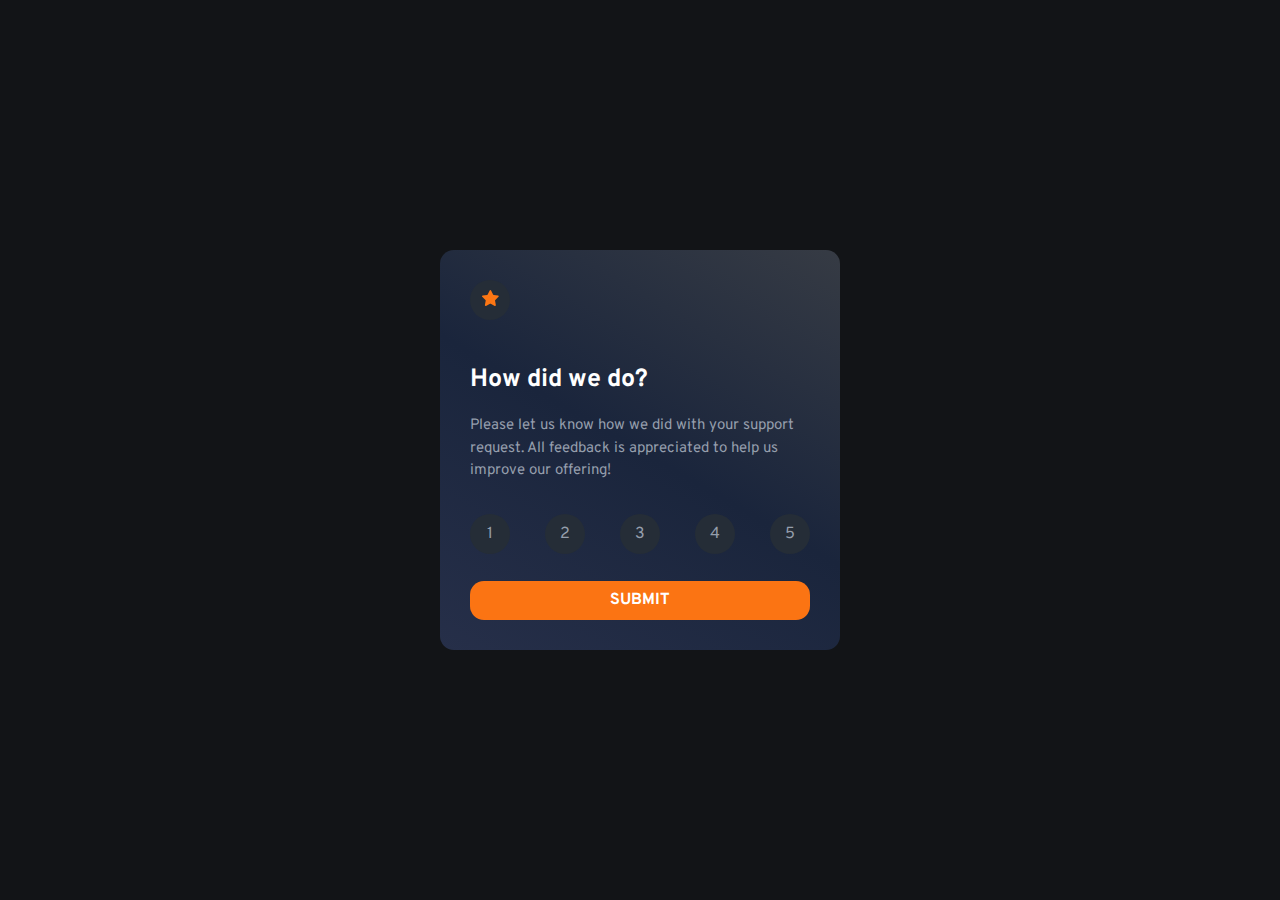
<file: interactive-rating-component-main/index.html>
<!DOCTYPE html>
<html lang="es">

<head>
  <meta charset="UTF-8">
  <meta name="viewport" content="width=device-width, initial-scale=1.0">
  <link rel="icon" type="image/png" sizes="32x32" href="./images/favicon-32x32.png">
  <link rel="preconnect" href="https://fonts.googleapis.com">
  <link rel="preconnect" href="https://fonts.gstatic.com" crossorigin>
  <link href="https://fonts.googleapis.com/css2?family=Overpass:wght@400;700&display=swap" rel="stylesheet">
  <link rel="stylesheet" href="styles/css.css">
  <link rel="stylesheet" href="styles/normalize.css">
  <title>Frontend Mentor | Interactive rating component</title>
</head>

<body>

  <!-- Rating state start -->

  <div class="centrado">
    <div class="ratingstart">
      <span class="star"> <img src="images/icon-star.svg" alt="star"></span>
      <h3 class="ratingstart__titulo">How did we do? </h3>
      <p class="ratingstart__descripcion">
        Please let us know how we did with your support request. All feedback is appreciated
        to help us improve our offering!
      </p>
      <ul class="ratingstart__points">
        <a class="ratingstart__points--point">1</a>
        <a class="ratingstart__points--point">2</a>
        <a class="ratingstart__points--point">3</a>
        <a class="ratingstart__points--point">4</a>
        <a class="ratingstart__points--point">5</a>
      </ul>
      <a href="#" class="ratingstart__button">Submit</a>
    </div>
  </div>
  <!-- Thank you state start -->

  <!-- You selected -->
  <!-- Add rating here -->

  <!-- Thank you!

      We appreciate you taking the time to give a rating. If you ever need more support,
      don’t hesitate to get in touch! -->

  <!-- Thank you state end -->
  <!-- <div class="attribution">
    Challenge by <a href="https://www.frontendmentor.io?ref=challenge" target="_blank">Frontend Mentor</a>.
    Coded by <a href="#">Pedro Tanamachi</a>.
  </div> -->
</body>

</html>
</file>
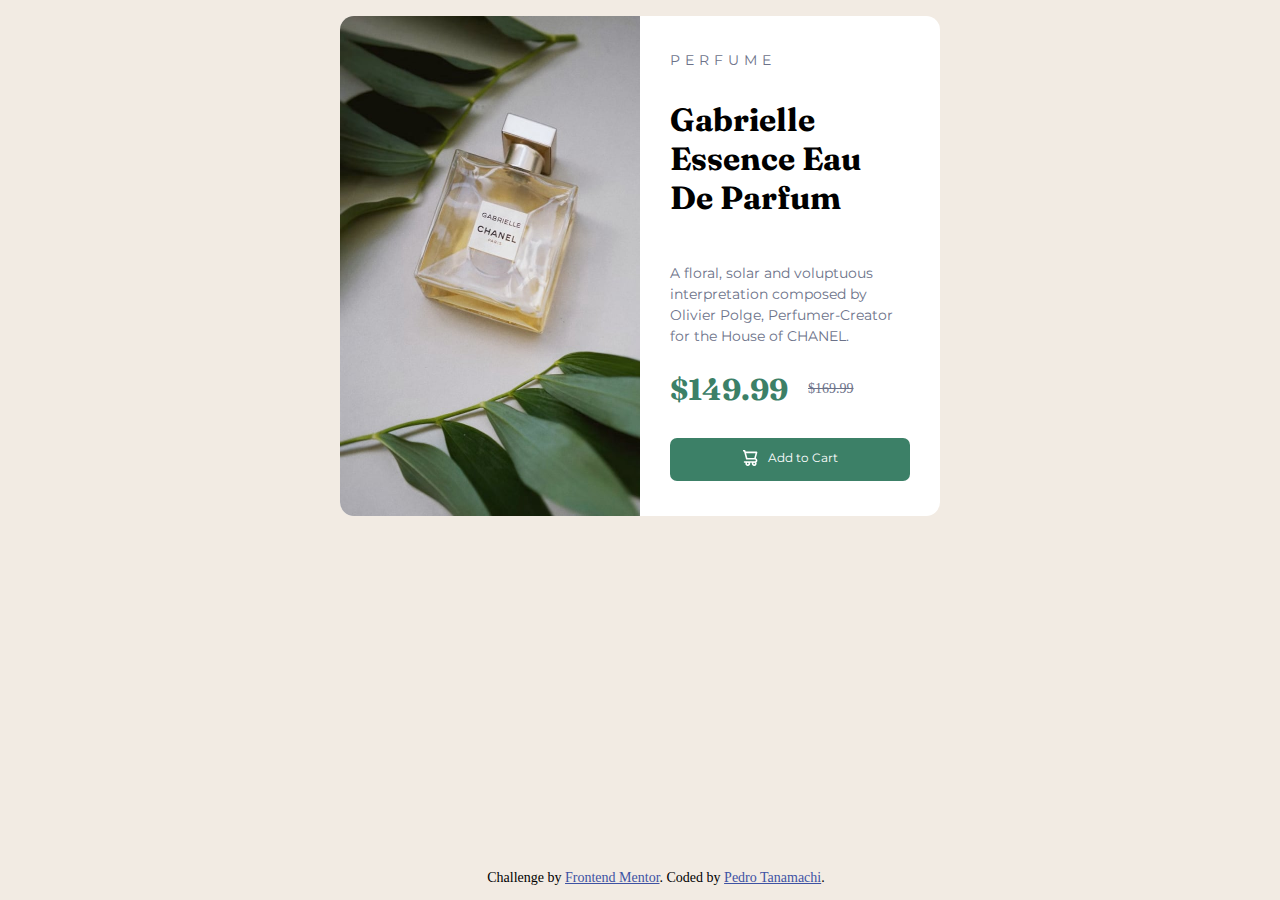
<file: product-preview-card-component-main/index.html>
<!DOCTYPE html>
<html lang="en">

<head>
  <meta charset="UTF-8">
  <meta name="viewport" content="width=device-width, initial-scale=1.0">
  <link rel="preconnect" href="https://fonts.googleapis.com">
  <link rel="preconnect" href="https://fonts.gstatic.com" crossorigin>
  <link
    href="https://fonts.googleapis.com/css2?family=Fraunces:opsz,wght@9..144,700&family=Montserrat:wght@500;700&display=swap"
    rel="stylesheet">
  <link rel="icon" type="image/png" sizes="32x32" href="./images/favicon-32x32.png">
  <link rel="stylesheet" href="styles/css.css">
  <title>Frontend Mentor | Product preview card component</title>

  <!-- Feel free to remove these styles or customise in your own stylesheet 👍 -->
  <style>
    .attribution {
      font-size: 11px;
      text-align: center;
    }

    .attribution a {
      color: hsl(228, 45%, 44%);
    }
  </style>
</head>

<body>
  <main>
    <div class="card">
      <img src="images/image-product-mobile.jpg" alt="imagen mobile" class="card__imagen">
      <img src="images/image-product-desktop.jpg" alt="imagen desktop" class="card__imagen__desktop">
      <div class="texto">
        <p class="texto__tipo">Perfume</p>
        <h1 class="texto__titulo"> Gabrielle Essence Eau De Parfum</h1>
        <p class="texto__descripcion">
          A floral, solar and voluptuous interpretation composed by Olivier Polge,
          Perfumer-Creator for the House of CHANEL.
        </p>
        <div class="texto__precios">
          <p class="texto__precioNuevo">$149.99</p>
          <p class="texto__precioViejo">$169.99</p>
        </div>
        <a href="#" class="texto__boton"> <i><img src="images/icon-cart.svg" alt="carrito"></i> Add to Cart</a>
      </div>
    </div>
  </main>
  <div class="attribution">
    <p class="footer">
      Challenge by <a href="https://www.frontendmentor.io?ref=challenge" target="_blank">Frontend Mentor</a>.
      Coded by <a href="#">Pedro Tanamachi</a>.
    </p>
  </div>
</body>

</html>
</file>
<file: interactive-rating-component-main/styles/css.css>
:root {
  --orange: hsl(25, 97%, 53%);
  --white: hsl(0, 0%, 100%);
  --lightgrey: hsl(217, 12%, 63%);
  --mediumgrey: hsl(216, 12%, 54%);
  --darkblue: hsl(213, 19%, 18%);
  --verydarkblue: hsl(216, 12%, 8%);
}
html {
  box-sizing: border-box;
  font-size: 62.5%;
}
*,
*:before,
*:after {
  box-sizing: inherit;
}

body {
  font-size: 1.6rem;
  background-color: var(--verydarkblue);
  font-family: "Overpass", sans-serif;
}

p {
  font-size: 1.5rem;
}

.centrado {
  display: grid;
  place-items: center;
  height: 100vh;
}
.ratingstart {
  border-radius: 14px;
  background: linear-gradient(
    30deg,
    rgba(38, 47, 73, 1) 0%,
    rgba(26, 37, 60, 1) 50%,
    rgba(54, 59, 68, 1) 100%
  );
  width: 400px;
  height: 400px;
  padding: 3rem;
  display: grid;
}
.star {
  width: 4rem;
  height: 4rem;
  border-radius: 50%;
  text-align: center;
  line-height: 4.5rem;
  background-color: var(--darkblue);
}
.ratingstart__titulo {
  color: var(--white);
  font-size: 2.5rem;
  margin-bottom: 0;
}
.ratingstart__descripcion {
  color: var(--lightgrey);
  line-height: 1.5;
  margin: 0;
}
.ratingstart__points {
  margin-top: 0;
  display: flex;
  justify-content: space-between;
  align-items: center;
  padding: 0;
}
.ratingstart__points--point {
  border-radius: 50%;
  background-color: var(--darkblue);
  width: 4rem;
  height: 4rem;
  text-align: center;
  line-height: 4rem;
  color: var(--lightgrey);
}
.ratingstart__points--point:hover {
  background-color: var(--orange);
  color: var(--white);
  cursor: pointer;
}
.ratingstart__button {
  text-decoration: none;
  color: var(--white);
  display: block;
  background-color: var(--orange);
  display: grid;
  place-items: center;
  border-radius: 14px;
  text-transform: uppercase;
  font-weight: 700;
}
.ratingstart__button:hover {
  background-color: var(--white);
  color: var(--orange);
}
</file>
<file: product-preview-card-component-main/styles/css.css>
:root {
  --darkcyan: hsl(158, 36%, 37%);
  --cream: hsl(30, 38%, 92%);
  --verydarkblue: hsl(212, 21%, 14%);
  --darkgrayishblue: hsl(228, 12%, 48%);
  --white: hsl(0, 0%, 100%);
  --fraunces: "Fraunces", serif;
  --montserrat: "Montserrat", sans-serif;
}
html {
  box-sizing: border-box;
  font-size: 62.5%;
}
*,
*:before,
*:after {
  box-sizing: inherit;
}

body {
  font-size: 16px;
  background-color: var(--cream);
  margin: 16px;
}
p {
  font-size: 1.4rem;
}
img {
  max-width: 100%;
}
.card {
  background-color: white;
  border-radius: 14px;
  overflow: hidden;
}
.card__imagen__desktop {
  display: none;
}
@media (min-width: 768px) {
  .card {
    margin: 0 auto;
    display: grid;
    grid-template-columns: repeat(2, 1fr);
    width: 600px;
  }
  .card__imagen {
    display: none;
  }
  .card__imagen__desktop {
    display: block;
    height: 500px;
  }
}
.texto {
  padding: 2rem;
}
@media (min-width: 768px) {
  .texto {
    padding: 3rem;
    display: grid;
    align-items: center;
  }
}
.texto__tipo {
  font-family: var(--montserrat);
  color: var(--darkgrayishblue);
  text-transform: uppercase;
  letter-spacing: 0.5rem;
  margin: 0;
}
.texto__titulo {
  font-family: var(--fraunces);
}
@media (min-width: 768px) {
  .texto__titulo {
    width: 90%;
  }
}

.texto__descripcion {
  color: var(--darkgrayishblue);
  font-family: var(--montserrat);
  line-height: 1.5;
  width: 97%;
}
.texto__precios {
  display: flex;
  align-items: center;
  margin-bottom: 2rem;
}
.texto__precioNuevo {
  color: var(--darkcyan);
  font-weight: 700;
  font-family: var(--fraunces);
  font-size: 3rem;
  margin: 0;
}
.texto__precioViejo {
  margin: 0;
  margin-left: 2rem;
  color: var(--darkgrayishblue);
  text-decoration: line-through;
}
.texto__boton {
  display: flex;
  text-align: center;
  text-decoration: none;
  color: white;
  background-color: var(--darkcyan);
  border-radius: 7px;
  padding: 1.2rem;
  font-size: 1.2rem;
  font-family: var(--montserrat);
  justify-content: center;
  gap: 1rem;
}
.texto__boton:hover {
  background-color: hsl(158, 36%, 21%);
}
@media (min-width: 768px) {
  .attribution {
    position: absolute;
    bottom: 0;
    width: 100%;
  }
}
</file>
